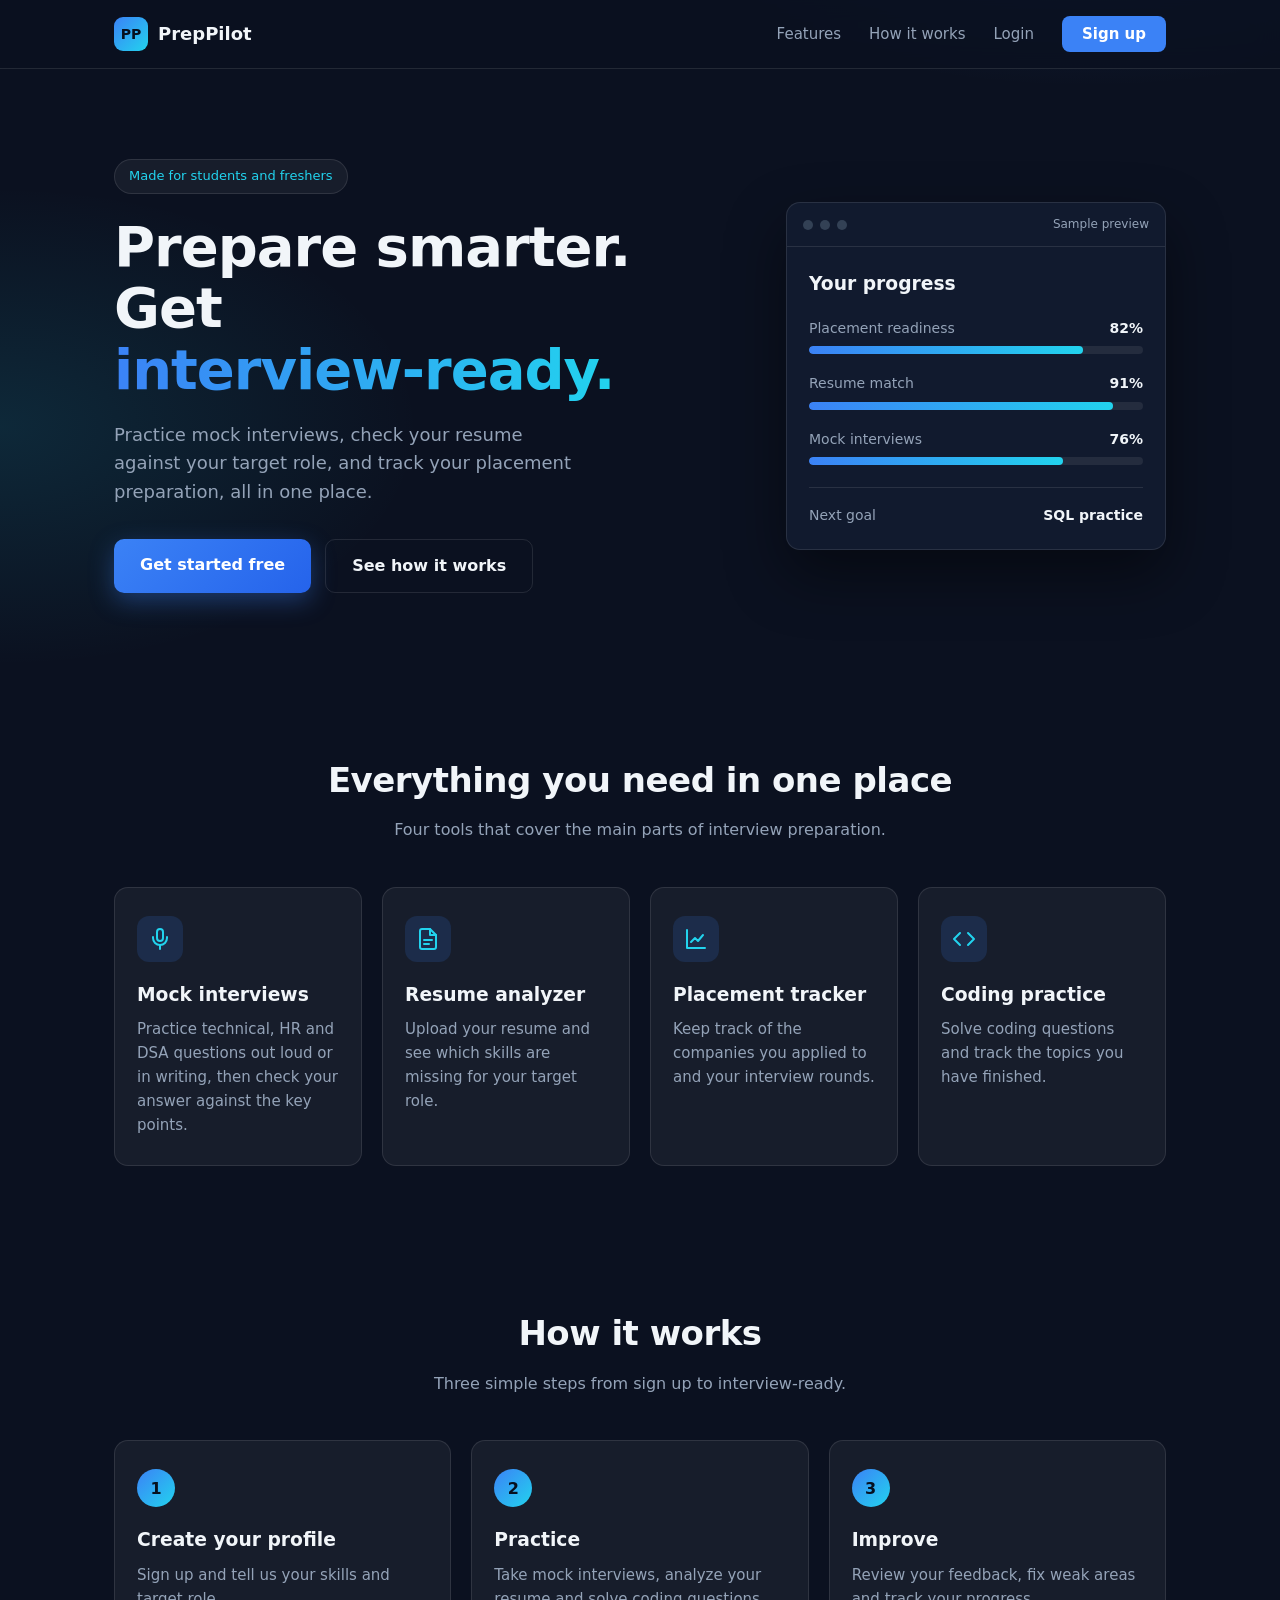
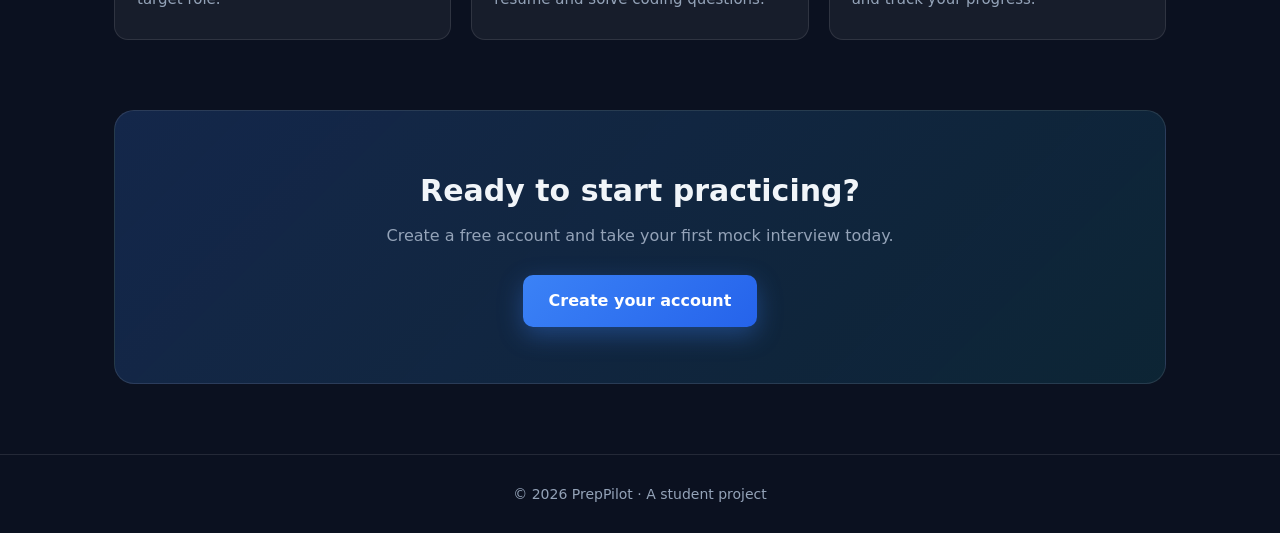
<file: frontend/index.html>
<!DOCTYPE html>
<html lang="en">
<head>
    <meta charset="UTF-8">
    <meta name="viewport" content="width=device-width, initial-scale=1.0">
    <meta name="description" content="Practice mock interviews, analyze your resume and track your placement preparation.">
    <title>PrepPilot</title>
    <link rel="stylesheet" href="css/style.css">
</head>
<body>
    <header class="site-header">
        <nav class="container nav">
            <a href="index.html" class="logo">
                <span class="logo-mark">PP</span>
                PrepPilot
            </a>

            <input type="checkbox" id="menu-toggle" class="menu-toggle">
            <label for="menu-toggle" class="menu-button" aria-label="Open menu">
                <span></span><span></span><span></span>
            </label>

            <ul class="nav-links">
                <li><a href="#features">Features</a></li>
                <li><a href="#how-it-works">How it works</a></li>
                <li><a href="login.html">Login</a></li>
                <li><a href="signup.html" class="nav-btn">Sign up</a></li>
            </ul>
        </nav>
    </header>

    <main>
        <section class="hero container">
            <div class="hero-text">
                <span class="badge">Made for students and freshers</span>
                <h1>Prepare smarter.<br>Get <span class="gradient-text">interview-ready.</span></h1>
                <p>
                    Practice mock interviews, check your resume against your target role,
                    and track your placement preparation, all in one place.
                </p>
                <div class="hero-buttons">
                    <a href="signup.html" class="btn btn-primary">Get started free</a>
                    <a href="#how-it-works" class="btn btn-outline">See how it works</a>
                </div>
            </div>

            <div class="preview" aria-label="Sample dashboard preview">
                <div class="preview-bar">
                    <span class="dot"></span><span class="dot"></span><span class="dot"></span>
                    <span class="preview-label">Sample preview</span>
                </div>
                <div class="preview-body">
                    <h3>Your progress</h3>

                    <div class="meter">
                        <div class="meter-top"><span>Placement readiness</span><strong>82%</strong></div>
                        <div class="track"><div class="fill" style="--value: 82%"></div></div>
                    </div>
                    <div class="meter">
                        <div class="meter-top"><span>Resume match</span><strong>91%</strong></div>
                        <div class="track"><div class="fill" style="--value: 91%"></div></div>
                    </div>
                    <div class="meter">
                        <div class="meter-top"><span>Mock interviews</span><strong>76%</strong></div>
                        <div class="track"><div class="fill" style="--value: 76%"></div></div>
                    </div>

                    <div class="preview-footer">
                        <span>Next goal</span>
                        <strong>SQL practice</strong>
                    </div>
                </div>
            </div>
        </section>

        <section class="section container" id="features">
            <h2 class="section-title">Everything you need in one place</h2>
            <p class="section-sub">Four tools that cover the main parts of interview preparation.</p>

            <div class="feature-grid">
                <article class="card">
                    <div class="icon">
                        <svg viewBox="0 0 24 24" fill="none" stroke="currentColor" stroke-width="2" stroke-linecap="round" stroke-linejoin="round"><rect x="9" y="2" width="6" height="12" rx="3"/><path d="M5 10v1a7 7 0 0 0 14 0v-1"/><path d="M12 18v4"/></svg>
                    </div>
                    <h3>Mock interviews</h3>
                    <p>Practice technical, HR and DSA questions out loud or in writing, then check your answer against the key points.</p>
                </article>
                <article class="card">
                    <div class="icon">
                        <svg viewBox="0 0 24 24" fill="none" stroke="currentColor" stroke-width="2" stroke-linecap="round" stroke-linejoin="round"><path d="M14 2H6a2 2 0 0 0-2 2v16a2 2 0 0 0 2 2h12a2 2 0 0 0 2-2V8z"/><path d="M14 2v6h6"/><path d="M8 13h8M8 17h5"/></svg>
                    </div>
                    <h3>Resume analyzer</h3>
                    <p>Upload your resume and see which skills are missing for your target role.</p>
                </article>
                <article class="card">
                    <div class="icon">
                        <svg viewBox="0 0 24 24" fill="none" stroke="currentColor" stroke-width="2" stroke-linecap="round" stroke-linejoin="round"><path d="M3 3v18h18"/><path d="M7 15l4-4 3 3 5-6"/></svg>
                    </div>
                    <h3>Placement tracker</h3>
                    <p>Keep track of the companies you applied to and your interview rounds.</p>
                </article>
                <article class="card">
                    <div class="icon">
                        <svg viewBox="0 0 24 24" fill="none" stroke="currentColor" stroke-width="2" stroke-linecap="round" stroke-linejoin="round"><path d="M16 18l6-6-6-6"/><path d="M8 6l-6 6 6 6"/></svg>
                    </div>
                    <h3>Coding practice</h3>
                    <p>Solve coding questions and track the topics you have finished.</p>
                </article>
            </div>
        </section>

        <section class="section container" id="how-it-works">
            <h2 class="section-title">How it works</h2>
            <p class="section-sub">Three simple steps from sign up to interview-ready.</p>

            <div class="steps">
                <article class="card step">
                    <span class="step-number">1</span>
                    <h3>Create your profile</h3>
                    <p>Sign up and tell us your skills and target role.</p>
                </article>
                <article class="card step">
                    <span class="step-number">2</span>
                    <h3>Practice</h3>
                    <p>Take mock interviews, analyze your resume and solve coding questions.</p>
                </article>
                <article class="card step">
                    <span class="step-number">3</span>
                    <h3>Improve</h3>
                    <p>Review your feedback, fix weak areas and track your progress.</p>
                </article>
            </div>
        </section>

        <section class="cta container">
            <h2>Ready to start practicing?</h2>
            <p>Create a free account and take your first mock interview today.</p>
            <a href="signup.html" class="btn btn-primary">Create your account</a>
        </section>
    </main>

    <footer class="footer">
        <p>© 2026 PrepPilot · A student project</p>
    </footer>
</body>
</html>
</file>
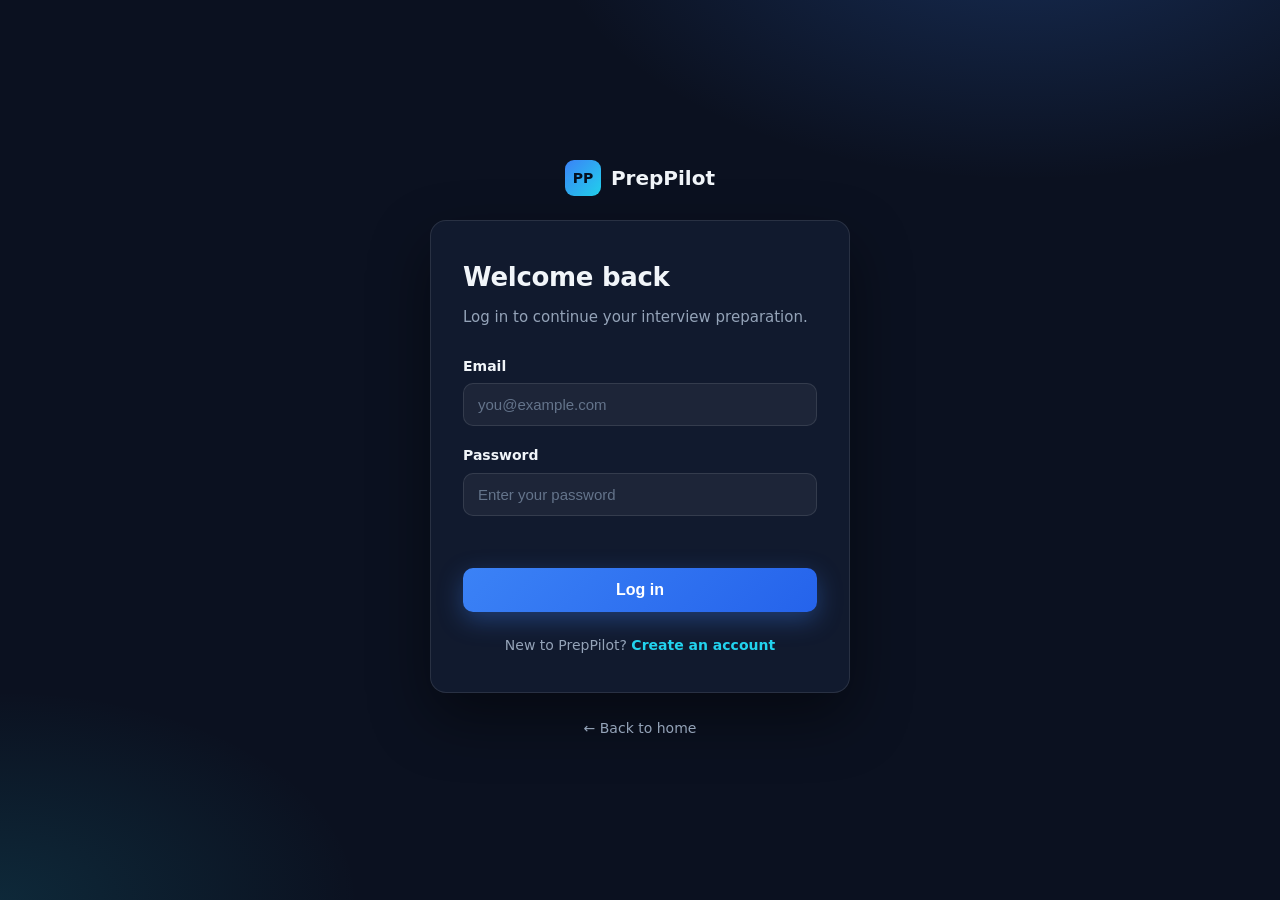
<file: frontend/login.html>
<!DOCTYPE html>
<html lang="en">
<head>
    <meta charset="UTF-8">
    <meta name="viewport" content="width=device-width, initial-scale=1.0">
    <title>Login | PrepPilot</title>
    <link rel="stylesheet" href="css/auth.css">
</head>
<body>
    <!-- main content of the page -->
    <main class="auth-page">   
        <a href="index.html"  class="logo">
            <span class="logo-mark"> PP</span>
            PrepPilot
        </a>

        <section class="auth-card">
            <h1>Welcome back</h1>
            <p class="auth-sub">Log in to continue your interview preparation.</p>

            <!-- novalidate means we will check the inputs ourselve in JS -->
            <form id="login-form" novalidate>
                
                <label for="email">Email</label>
                <input type="email" name="email" id="email" placeholder="you@example.com" autocomplete="email" required>
                
                <label for="password">Password</label>
                <input type="password" name="password" id="password" placeholder="Enter your password" autocomplete="current-password" required>

                <!-- JS shows error here -->
                 <p id ="form-message" class="form-message" role="alert"></p>

                 <button type="submit" class="submit-btn">Log in</button>
            </form>
            <!-- Link for people who don't have an account yet -->
             <p class ="auth-switch">
                New to PrepPilot?
                <a href="signup.html">Create an account</a>
             </p>
        </section>
        <!-- Link back to landing page -->
        <a href="index.html" class="back-link">← Back to home</a>
    </main>
    <script src="js/auth.js"></script>
</body>
</html>
</file>
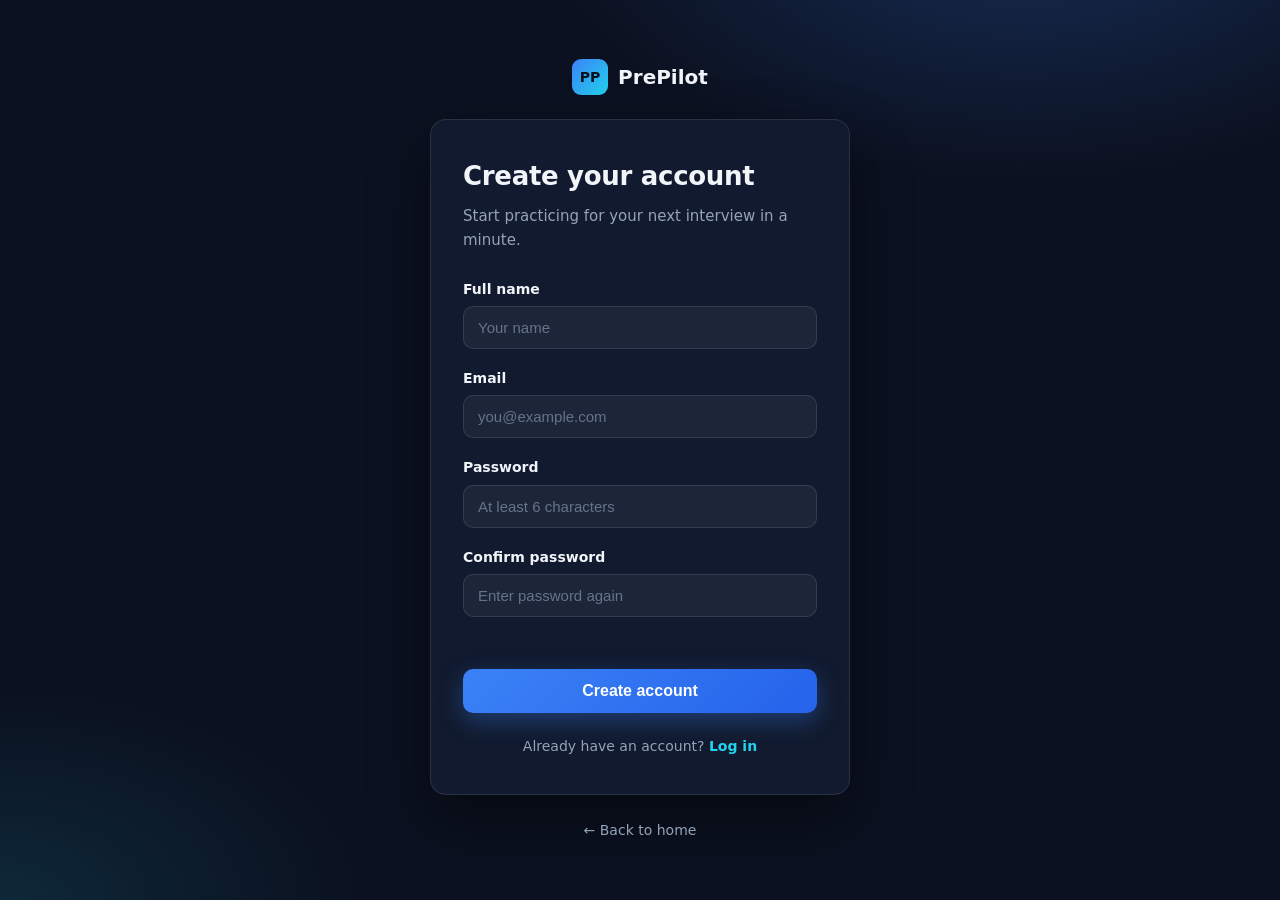
<file: frontend/signup.html>
<!DOCTYPE html>
<html lang="en">
<head>
    <meta charset="UTF-8">
    <meta name="viewport" content="width=device-width, initial-scale=1.0">
    <title>Sign up| PrepPilot</title>
    <link rel="stylesheet" href="css/auth.css">
</head>
<body>
    <!-- Page logo, signup-card , back to home page -->
     <main class="auth-page">
        <a href="index.html" class="logo">
            <span class="logo-mark">PP</span>
            PrePilot
        </a>

        <section class ="auth-card">
            <h1> Create your account</h1>
            <p class="auth-sub">Start practicing for your next interview in a minute.</p>

            <!-- Signup form: JS(auth.js) willread these inputs -->
             <form id="signup-form" novalidate>
                <label for="full-name">Full name</label>
                <input type="text" name="full-name" id="full-name" placeholder="Your name" autocomplete="name" required>

                <label for="email">Email</label>
                <input type="email" name="email" id="email" placeholder="you@example.com" autocomplete="email" required>

                <!-- new password: browser can suggest a strong password -->
                 <label for="password">Password</label>
                 <input type="password" name="password" id="password" placeholder="At least 6 characters" autocomplete="new-password" minlength="6" required>

                 <!-- confirm password -->
                 <label for="confirm-password">Confirm password</label>
                 <input type="password" name="confirm_password" id="confirm-password" placeholder="Enter password again" autocomplete="new-password" required>

                 <!-- JS shows error here: -->
                  <p id="form-message" class="form-message" role="alert"></p>

                  <button type="submit" class="submit-btn">Create account</button>
             </form>

             <!-- Link for already registered users -->
              <p class="auth-switch">
                Already have an account?
                <a href="login.html">Log in</a>
              </p>
        </section>

        <a href="index.html" class="back-link">← Back to home</a>
     </main>

     <script src="js/auth.js"></script>
</body>
</html>
</file>
<file: frontend/css/style.css>
/* ===== Variables ===== */
:root {
    --bg: #0b1120;
    --bg-soft: #111a2e;
    --card: rgba(255, 255, 255, 0.05);
    --border: rgba(255, 255, 255, 0.1);
    --text: #f1f5f9;
    --muted: #94a3b8;
    --blue: #3b82f6;
    --cyan: #22d3ee;
    --radius: 14px;
}

/* ===== General ===== */
* {
    margin: 0;
    padding: 0;
    box-sizing: border-box;
}

html {
    scroll-behavior: smooth;
    scroll-padding-top: 80px;
}

body {
    font-family: "Segoe UI", system-ui, Arial, sans-serif;
    background:
        radial-gradient(900px 500px at 85% -10%, rgba(59, 130, 246, 0.25), transparent 60%),
        radial-gradient(700px 400px at 0% 20%, rgba(34, 211, 238, 0.12), transparent 60%),
        var(--bg);
    background-repeat: no-repeat;
    color: var(--text);
    line-height: 1.6;
}

a {
    color: inherit;
    text-decoration: none;
}

ul {
    list-style: none;
}

.container {
    width: 100%;
    max-width: 1100px;
    margin: 0 auto;
    padding: 0 24px;
}

/* ===== Header and navbar ===== */
.site-header {
    position: sticky;
    top: 0;
    z-index: 10;
    background: rgba(11, 17, 32, 0.8);
    backdrop-filter: blur(12px);
    border-bottom: 1px solid var(--border);
}

.nav {
    display: flex;
    align-items: center;
    justify-content: space-between;
    height: 68px;
}

.logo {
    display: flex;
    align-items: center;
    gap: 10px;
    font-weight: 700;
    font-size: 18px;
}

.logo-mark {
    display: grid;
    place-items: center;
    width: 34px;
    height: 34px;
    border-radius: 9px;
    background: linear-gradient(135deg, var(--blue), var(--cyan));
    font-size: 14px;
    color: #06101f;
}

.nav-links {
    display: flex;
    align-items: center;
    gap: 28px;
}

.nav-links a {
    color: var(--muted);
    font-size: 15px;
    transition: color 0.2s;
}

.nav-links a:hover {
    color: var(--text);
}

.nav-links .nav-btn {
    background: var(--blue);
    color: white;
    padding: 9px 20px;
    border-radius: 8px;
    font-weight: 600;
}

.nav-links .nav-btn:hover {
    background: #2563eb;
}

/* Mobile menu button (hidden on desktop) */
.menu-toggle {
    display: none;
}

.menu-button {
    display: none;
    flex-direction: column;
    gap: 5px;
    cursor: pointer;
    padding: 6px;
}

.menu-button span {
    width: 24px;
    height: 2px;
    background: var(--text);
    border-radius: 2px;
}

/* ===== Buttons ===== */
.btn {
    display: inline-block;
    padding: 13px 26px;
    border-radius: 10px;
    font-size: 16px;
    font-weight: 600;
    transition: transform 0.15s, background 0.2s;
}

.btn:hover {
    transform: translateY(-2px);
}

.btn-primary {
    background: linear-gradient(135deg, var(--blue), #2563eb);
    color: white;
    box-shadow: 0 8px 24px rgba(59, 130, 246, 0.35);
}

.btn-outline {
    border: 1px solid var(--border);
    color: var(--text);
}

.btn-outline:hover {
    background: var(--card);
}

/* ===== Hero ===== */
.hero {
    display: flex;
    align-items: center;
    justify-content: space-between;
    gap: 50px;
    padding-top: 90px;
    padding-bottom: 90px;
}

.hero-text {
    flex: 1;
}

.badge {
    display: inline-block;
    padding: 6px 14px;
    margin-bottom: 22px;
    border: 1px solid var(--border);
    border-radius: 999px;
    background: var(--card);
    color: var(--cyan);
    font-size: 13px;
}

.hero-text h1 {
    font-size: 56px;
    line-height: 1.1;
    letter-spacing: -1px;
    margin-bottom: 20px;
}

.gradient-text {
    background: linear-gradient(90deg, var(--blue), var(--cyan));
    -webkit-background-clip: text;
    background-clip: text;
    color: transparent;
    white-space: nowrap;
}

.hero-text p {
    max-width: 480px;
    color: var(--muted);
    font-size: 18px;
    margin-bottom: 32px;
}

.hero-buttons {
    display: flex;
    flex-wrap: wrap;
    gap: 14px;
}

/* ===== Preview card ===== */
.preview {
    flex: 0 0 380px;
    background: var(--bg-soft);
    border: 1px solid var(--border);
    border-radius: var(--radius);
    box-shadow: 0 25px 60px rgba(0, 0, 0, 0.45);
    overflow: hidden;
}

.preview-bar {
    display: flex;
    align-items: center;
    gap: 7px;
    padding: 12px 16px;
    border-bottom: 1px solid var(--border);
}

.dot {
    width: 10px;
    height: 10px;
    border-radius: 50%;
    background: #334155;
}

.preview-label {
    margin-left: auto;
    font-size: 12px;
    color: var(--muted);
}

.preview-body {
    padding: 22px;
}

.preview-body h3 {
    margin-bottom: 18px;
}

.meter {
    margin-bottom: 18px;
}

.meter-top {
    display: flex;
    justify-content: space-between;
    font-size: 14px;
    color: var(--muted);
    margin-bottom: 7px;
}

.meter-top strong {
    color: var(--text);
}

.track {
    height: 8px;
    border-radius: 999px;
    background: rgba(255, 255, 255, 0.08);
    overflow: hidden;
}

.fill {
    width: var(--value);
    height: 100%;
    border-radius: 999px;
    background: linear-gradient(90deg, var(--blue), var(--cyan));
}

.preview-footer {
    display: flex;
    justify-content: space-between;
    margin-top: 22px;
    padding-top: 16px;
    border-top: 1px solid var(--border);
    font-size: 14px;
    color: var(--muted);
}

.preview-footer strong {
    color: var(--text);
}

/* ===== Sections ===== */
.section {
    padding-top: 70px;
    padding-bottom: 70px;
    text-align: center;
}

.section-title {
    font-size: 34px;
    letter-spacing: -0.5px;
    margin-bottom: 10px;
}

.section-sub {
    color: var(--muted);
    margin-bottom: 44px;
}

/* ===== Cards ===== */
.card {
    background: var(--card);
    border: 1px solid var(--border);
    border-radius: var(--radius);
    padding: 28px 22px;
    text-align: left;
    transition: transform 0.2s, border-color 0.2s;
}

.card:hover {
    transform: translateY(-5px);
    border-color: rgba(59, 130, 246, 0.6);
}

.card h3 {
    margin-bottom: 8px;
}

.card p {
    color: var(--muted);
    font-size: 15px;
}

.feature-grid {
    display: grid;
    grid-template-columns: repeat(4, 1fr);
    gap: 20px;
}

.icon {
    display: grid;
    place-items: center;
    width: 46px;
    height: 46px;
    margin-bottom: 18px;
    border-radius: 12px;
    background: rgba(59, 130, 246, 0.15);
    color: var(--cyan);
}

.icon svg {
    width: 24px;
    height: 24px;
}

/* ===== Steps ===== */
.steps {
    display: grid;
    grid-template-columns: repeat(3, 1fr);
    gap: 20px;
}

.step-number {
    display: grid;
    place-items: center;
    width: 38px;
    height: 38px;
    margin-bottom: 18px;
    border-radius: 50%;
    background: linear-gradient(135deg, var(--blue), var(--cyan));
    color: #06101f;
    font-weight: 700;
}

/* ===== Call to action ===== */
.cta {
    margin-bottom: 70px;
    padding: 56px 24px;
    text-align: center;
    background: linear-gradient(135deg, rgba(59, 130, 246, 0.2), rgba(34, 211, 238, 0.1));
    border: 1px solid var(--border);
    border-radius: 20px;
    max-width: 1052px;
}

.cta h2 {
    font-size: 30px;
    margin-bottom: 8px;
}

.cta p {
    color: var(--muted);
    margin-bottom: 26px;
}

/* ===== Footer ===== */
.footer {
    text-align: center;
    padding: 28px;
    border-top: 1px solid var(--border);
    color: var(--muted);
    font-size: 14px;
}

/* ===== Tablet ===== */
@media (max-width: 980px) {
    .feature-grid {
        grid-template-columns: repeat(2, 1fr);
    }
}

/* ===== Mobile ===== */
@media (max-width: 800px) {
    .menu-button {
        display: flex;
    }

    .nav-links {
        display: none;
        position: absolute;
        top: 68px;
        left: 0;
        right: 0;
        flex-direction: column;
        align-items: stretch;
        gap: 0;
        padding: 10px 24px 20px;
        background: var(--bg-soft);
        border-bottom: 1px solid var(--border);
    }

    .nav-links a {
        display: block;
        padding: 12px 0;
    }

    .nav-links .nav-btn {
        margin-top: 8px;
        text-align: center;
    }

    /* Checked box = menu open */
    .menu-toggle:checked ~ .nav-links {
        display: flex;
    }

    .hero {
        flex-direction: column;
        padding-top: 50px;
        padding-bottom: 50px;
    }

    .hero-text h1 {
        font-size: 38px;
    }

    .preview {
        flex: none;
        width: 100%;
    }

    .steps {
        grid-template-columns: 1fr;
    }
}

@media (max-width: 520px) {
    .feature-grid {
        grid-template-columns: 1fr;
    }

    .section-title {
        font-size: 28px;
    }
}
</file>
<file: frontend/css/auth.css>
/*  Variables for colors */
:root{
    --bg: #0b1120;
    --bg-soft: #111a2e;
    --border: rgba(255, 255, 255, 0.1);
    --text: #f1f5f9;
    --muted: #94a3b8;
    --blue: #3b82f6;
    --cyan: #22d3ee;
    --error: #f87171;
    --success: #4ade80;
}

*{
    margin: 0;
    padding: 0;
    box-sizing: border-box;
}

/* Page background: dark color theme with two soft glows */
body{
    font-family: 'Segoe UI', system-ui, Arial, sans-serif;
    background: 
        radial-gradient(800px 450px at 80% -10%, rgba(59,130,246,0.25),transparent 60%),
        radial-gradient(600px 350px at 0% 100%, rgba(34,211,238,0.12),transparent 60%),
        var(--bg);
    background-repeat: no-repeat;
    color: var(--text);
    line-height: 1.6;
    min-height: 100vh;
}

a {
    color: inherit;
    text-decoration: none;
}


/* Page Layout: everything centered in the middle of the screen */
.auth-page{
    min-height: 100vh;
    display: flex;
    flex-direction: column;
    align-items: center;
    justify-content: center;
    gap:24px;
    padding: 32px 20px;
}

/* Logo  */
.logo{
    display: flex;
    align-items: center;
    gap:10px;
    font-weight: 700;
    font-size: 20px;
}

.logo-mark{
    display: grid;
    place-items: center;
    width: 36px;
    height: 36px;
    border-radius: 9px;
    background: linear-gradient(135deg, var(--blue), var(--cyan));
    font-size: 14px;
    color: #06101f;
}

/* CARD: the box which holds the form  */
.auth-card{
    width:100%;
    max-width: 420px;
    padding: 36px 32px;
    background: var(--bg-soft);
    border: 1px solid var(--border);
    border-radius: 16px;
    box-shadow: 0 25px 60px rgba(0,0,0,0.45);
}

.auth-card h1{
    font-size: 26px;
    letter-spacing: -0.30px;
    margin-bottom: 6px;
}
.auth-sub{
    color:var(--muted);
    font-size: 15px;
    margin-bottom: 26px;
}


/* Form labels (Email, Password....) */

form label{
    display: block;
    margin-bottom:6px;
    font-size: 14px;
    font-weight: 600;
}

/* form inputs: full wodth, dark ,rounded */
form input{
    width: 100%;
    padding: 12px 14px;
    margin-bottom: 18px;
    background: rgba(255, 255, 255, 0.05);
    border: 1px solid var(--border);
    border-radius: 10px;
    color: var(--text);
    font-size: 15px;
    outline:none;
    transition: border-color 0.2s, box-shadow 0.2s;
}

form input::placeholder{
    color:#64748b;
}

/* When the user clicks inside an input: blue border and glow */
form input:focus {
    border-color: var(--blue);
    box-shadow: 0 0 0 3px rgba(59, 130, 246, 0.25);
}


/* Message line: red for errors and green when success is added by JS */
.form-message{
    min-height: 20px;
    margin-bottom: 14px;
    font-size: 14px;
    color: var(--error);
}

.form-message.success{
    color: var(--success);
}


/* Submit button: blue, full width, moves a little when hover */
.submit-btn{
    width: 100%;
    padding: 13px;
    border:none;
    border-radius: 10px;
    background: linear-gradient(135deg, var(--blue), #2563eb);
    color: white;
    font-size: 16px;
    font-weight: 600;
    cursor: pointer;
    box-shadow: 0 8px 24px rgba(59, 130, 246, 0.35);
    transition: transform 0.15s, opacity 0.2s;
}

.submit-btn:hover{
    transform: translateY(-3px);
}

/* button will be faded when request is being sent  */
.submit-btn:disabled{
    opacity: 0.6;
    cursor: not-allowed;
    transform: none;
}

/* Create Account part  */
.auth-switch {
    margin-top:22px;
    text-align:center;
    font-size: 14px;
    color:var(--muted);
}

.auth-switch a{
    color: var(--cyan);
    font-weight: 600;
}

.auth-switch a:hover{
    text-decoration: underline;
}


/* Back to home part -> link below card */
.back-link{
    font-size: 14px;
    color: var(--muted);
}

.back-link:hover{
    color: var(--text);
}


/* Media queries: small phones */
@media (max-width:480px){
    .auth-card {
        padding:  28px 20px;
    }
}
</file>
